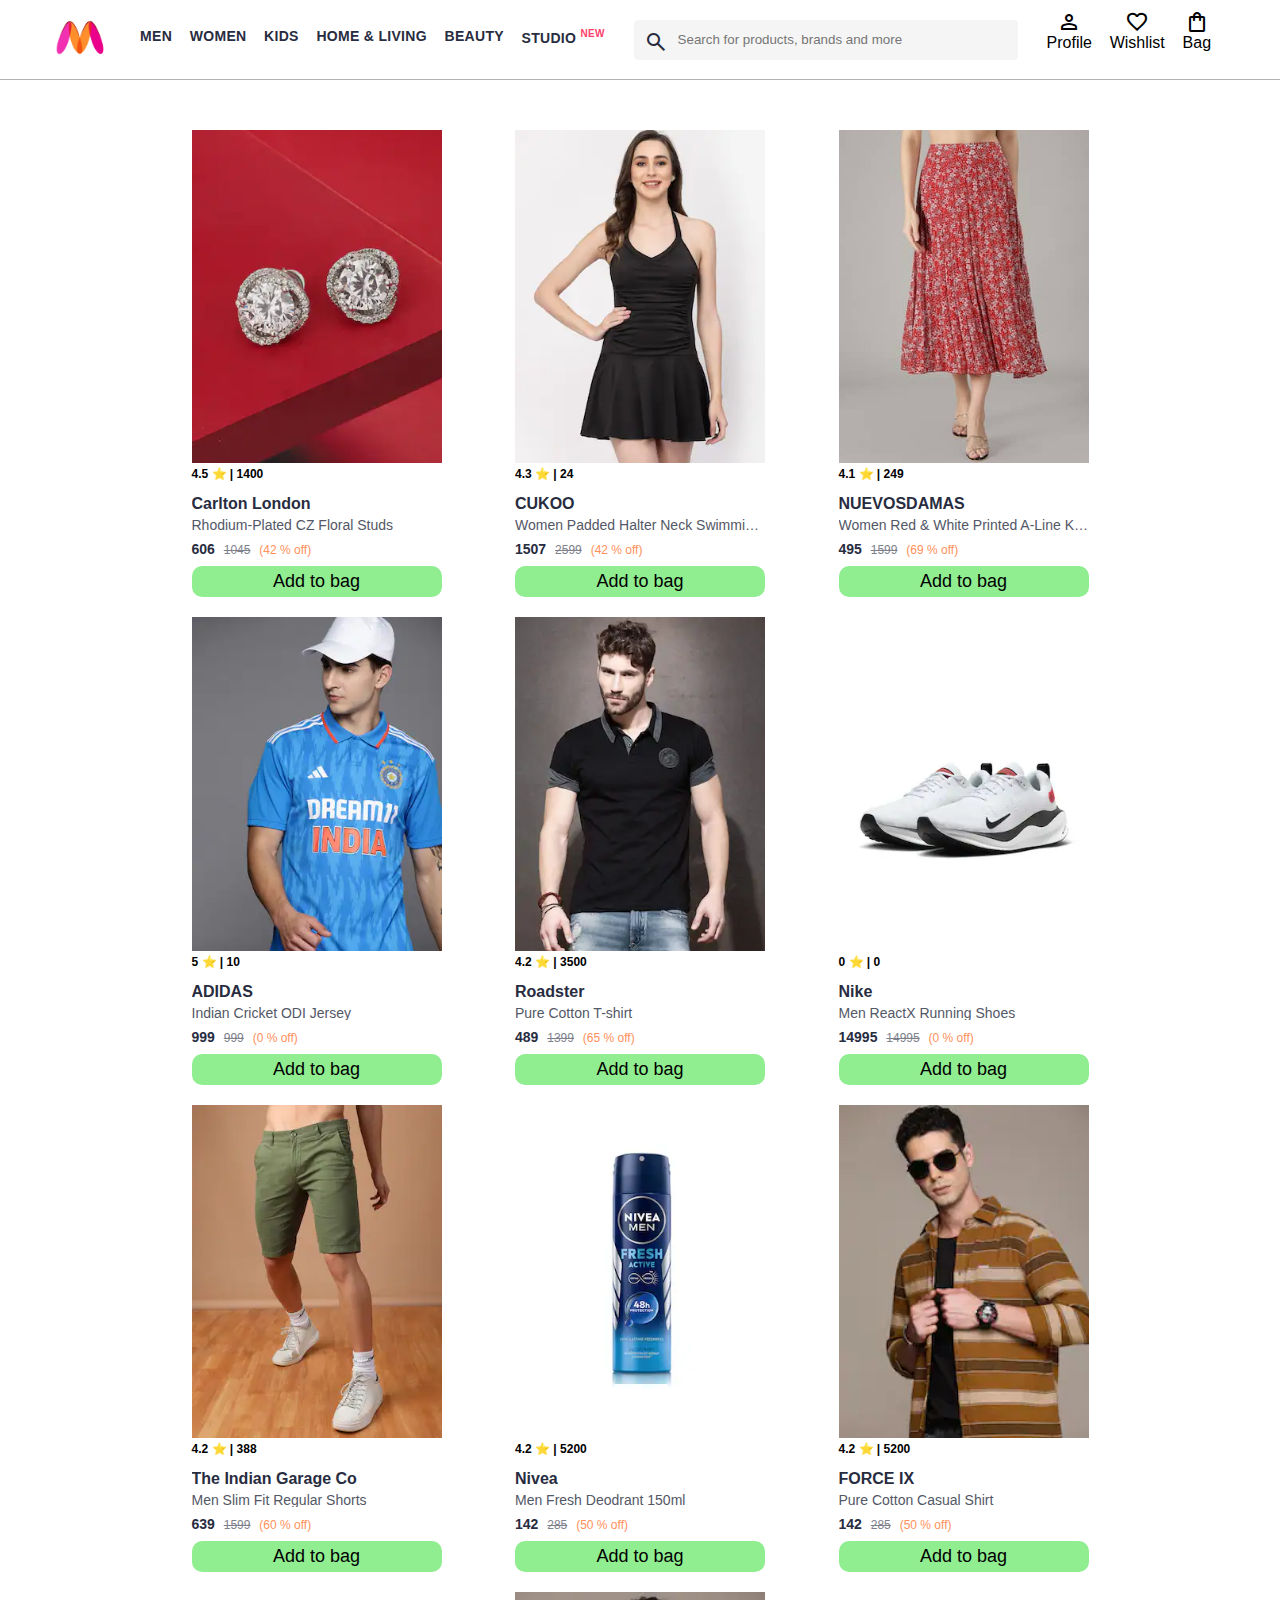
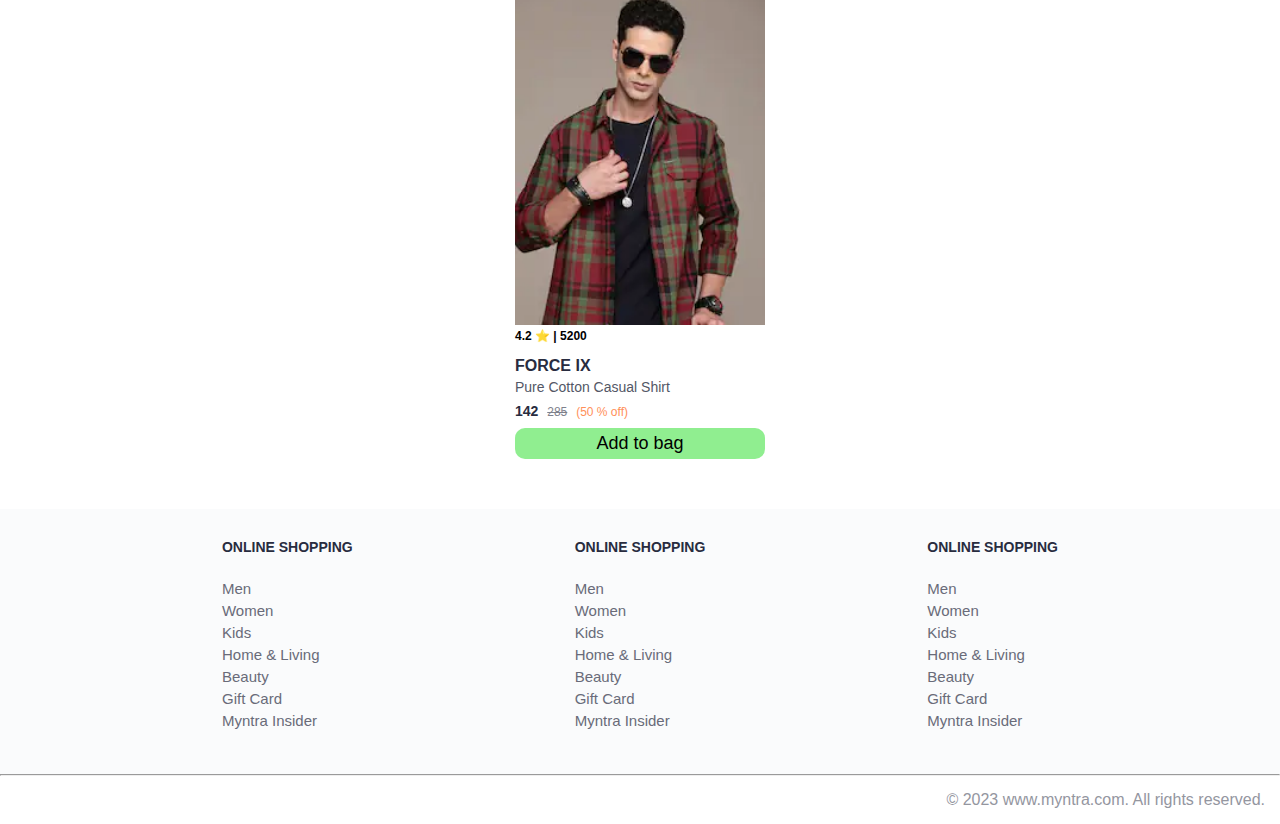
<file: Shopping_Cart_Page/index.html>
<!DOCTYPE html>
<html lang="en">
<head>
  <meta charset="UTF-8">
  <meta name="viewport" content="width=device-width, initial-scale=1.0">
  <title>Shopping Cart Page</title>
  <link rel="stylesheet" href="./css/style.css">
  <link rel="stylesheet" href="https://fonts.googleapis.com/css2?family=Material+Symbols+Outlined:opsz,wght,FILL,GRAD@20..48,100..700,0..1,-50..200" />
</head>
<body>
  <!-- header -->
  <header>
  <div class="logo_container">
    <a href="./index.html"><img class="myntra_home" src="images/myntra_logo.webp" alt="Myntra Home"></a>
</div>
<nav class="nav_bar">
    <a href="#">Men</a>
    <a href="#">Women</a>
    <a href="#">Kids</a>
    <a href="#">Home & Living</a>
    <a href="#">Beauty</a>
    <a href="#">Studio <sup>New</sup></a>
</nav>
<div class="search_bar">
    <span class="material-symbols-outlined search_icon">search</span>
    <input class="search_input" placeholder="Search for products, brands and more">
</div>
<div class="action_bar">
    <div class="action_container">
        <span class="material-symbols-outlined action_icon">person</span>
        <span class="action_name">Profile</span>
    </div>

    <div class="action_container">
        <span class="material-symbols-outlined action_icon">favorite</span>
        <span class="action_name">Wishlist</span>
    </div>

    <a class="action_container" href="pages/bag.html">
        <span class="material-symbols-outlined action_icon">shopping_bag</span>
        <span class="action_name">Bag</span>
        <span class="bag-items">0</span>
    </a>
</div>
</header>
<!-- main -->
<main>
  <div class="items-container">
    
  </div>
</main>
<!-- footer -->
<footer>
<div class="footer_container">
    <div class="footer_column">
        <h3>ONLINE SHOPPING</h3>

        <a href="#">Men</a>
        <a href="#">Women</a>
        <a href="#">Kids</a>
        <a href="#">Home & Living</a>
        <a href="#">Beauty</a>
        <a href="#">Gift Card</a>
        <a href="#">Myntra Insider</a>
    </div>

    <div class="footer_column">
        <h3>ONLINE SHOPPING</h3>

        <a href="#">Men</a>
        <a href="#">Women</a>
        <a href="#">Kids</a>
        <a href="#">Home & Living</a>
        <a href="#">Beauty</a>
        <a href="#">Gift Card</a>
        <a href="#">Myntra Insider</a>
    </div>

    <div class="footer_column">
        <h3>ONLINE SHOPPING</h3>

        <a href="#">Men</a>
        <a href="#">Women</a>
        <a href="#">Kids</a>
        <a href="#">Home & Living</a>
        <a href="#">Beauty</a>
        <a href="#">Gift Card</a>
        <a href="#">Myntra Insider</a>
    </div>
</div>
<hr>

<div class="copyright">
    © 2023 www.myntra.com. All rights reserved.
</div>
</footer>

<script src="data/items.js"></script>
<script src="js/index.js"></script>
</body>
</html>
</file>
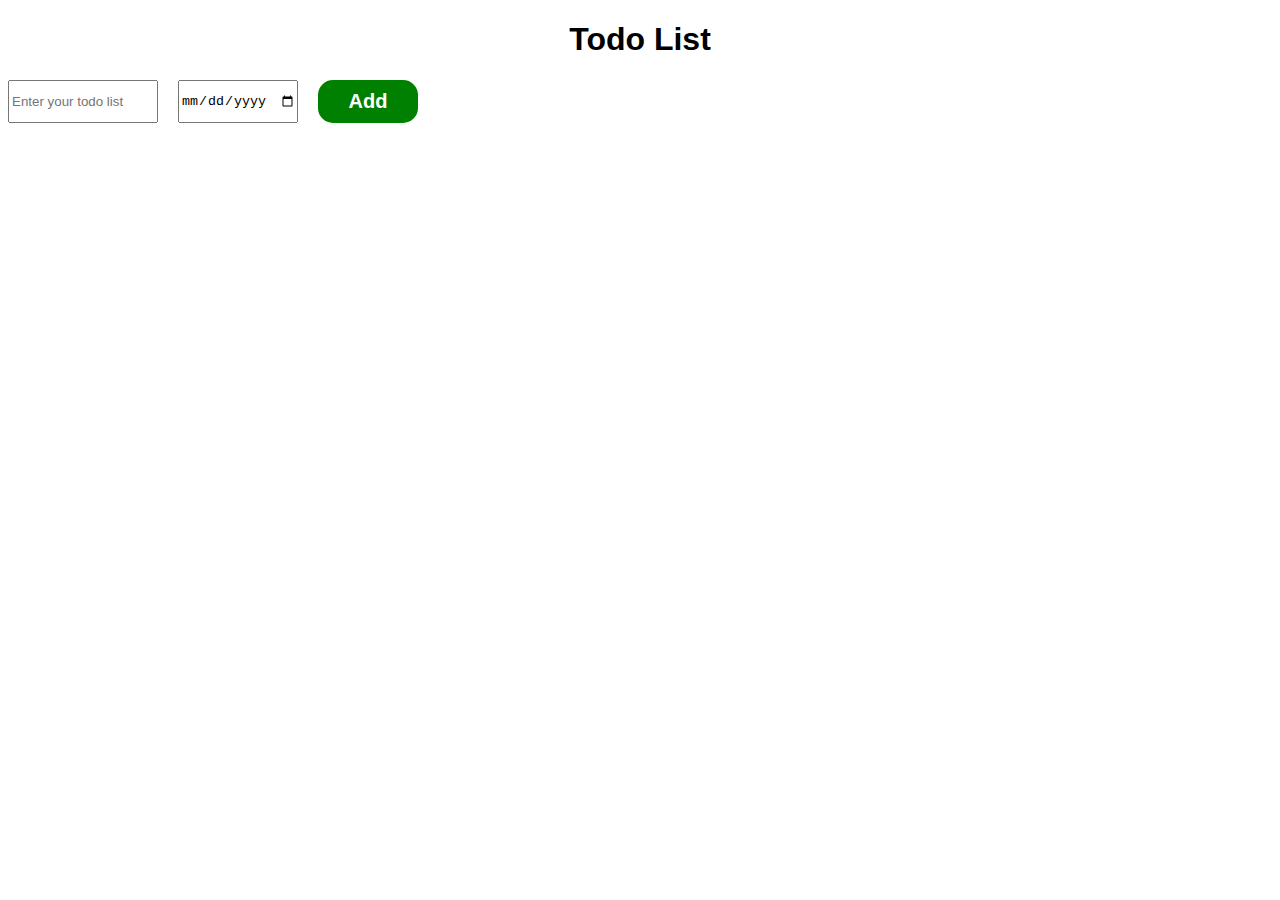
<file: Todo list/index.html>
<!DOCTYPE html>
<html lang="en">
<head>
  <meta charset="UTF-8">
  <meta name="viewport" content="width=device-width, initial-scale=1.0">
  <title>Todo List</title>
  <link rel="stylesheet" href="style.css">
</head>
<body>
  <h1>Todo List</h1>
  <div class="container grid-container">
    <input id="input" type="text" placeholder="Enter your todo list">
    <input type="date" id="date">
    <button class="addBtn" onclick="addTodo()">Add</button>
  </div>
  <div class="todo-container container grid-container"></div>
  <script src="./index.js"></script>
</body>
</html>
</file>
<file: Shopping_Cart_Page/css/style.css>
* {
  margin: 0;
  padding: 0;
  font-family: Assistant,-apple-system,BlinkMacSystemFont,Segoe UI,Roboto,Helvetica,Arial,sans-serif;
  box-sizing: border-box;
}
header {
  display: flex;
  background-color: #ffffff;
  height: 80px;
  justify-content: space-between;
  align-items: center;
  border-bottom: 1px solid #b6b1b1;
}
.myntra_home {
  height: 45px;
}
.logo_container {
  margin-left: 4%;
}
.action_bar {
  margin-right: 4%;
}
.nav_bar {
  display: flex;
  min-width: 500px;
  justify-content: space-evenly;
}
.nav_bar a {
  font-size: 14px;
  letter-spacing: .3px;
  color: #282c3f;
  font-weight: 700;
  text-transform: uppercase;
  text-decoration: none;
  padding: 28px 0;
  border-bottom: 5px solid #ffffff;
}
.nav_bar a:hover {
  border-bottom: 4px solid #f54e77;
}

.nav_bar a sup {
  color: #ff3f6c;
  font-size: 10px;
}

.search_bar {
  height: 40px;
  min-width: 200px;
  width: 30%;
  display: flex;
  align-items: center;
}
.search_icon {
  box-sizing: content-box;
  height: 20px;
  padding: 10px;

  background-color: #f5f5f6;
  color: #282c3f;
  font-weight: 300;
  border-radius: 4px 0 0 4px;
}
.search_input {
  color: #696e79;
  background-color: #f5f5f6;
  flex-grow: 1;
  height: 40px;
  border: 0;
  border-radius: 0 4px 4px 0;
}

.action_bar {
  display: flex;
  min-width: 200px;
  justify-content: space-evenly;
}

.action_container {
  display: flex;
  flex-direction: column;
  align-items: center;
}
.action_container {
  text-decoration: none;
}
a.action_container:link {
  color:black;
}
.bag-items {
  background-color: #f16565;
  white-space: nowrap;
  text-align: center;
  line-height: 18px;
  padding: 0 6px;
  height: 18px;
  position: relative;
  border-radius: 50%;
  font-size: 12px;
  color: #fff;
  left: 13px;
  top: -44px;
  font-weight: 700;
  cursor: pointer;
}

/* Main section */
.banner_container {
  margin: 40px 0;
}
.banner_image {
  width: 100%;
}

.category_heading {
  text-transform: uppercase;
  color: #3e4152;
  letter-spacing: .15em;
  font-size: 1.8em;
  margin: 50px 0 10px 30px;
  max-height: 5em;
  font-weight: 700;
}

.category-items, .items-container{
  width: 70%;
  margin: 50px 10%;
  display: flex;
  flex-wrap: wrap;
  justify-content: space-evenly;
}

.sale_item {
  width: 250px;
}


/* product card */
.items-container{
  width: 80%;
  margin: 40px 10%;
}
.item-container{
  width: 250px;
  margin: 10px;
}
.item-img{
  width: 100%;
}
.rating{
  font-size: 12px;
    font-weight: 700;
}
.company-name{
    margin-top: 15px;
    font-size: 16px;
    font-weight: 700;
    line-height: 1;
    color: #282c3f;
    margin-bottom: 6px;
    overflow: hidden;
    text-overflow: ellipsis;
    white-space: nowrap;
}
.item-name{
    color: #535766;
    font-size: 14px;
    line-height: 1;
    margin-bottom: 0;
    margin-top: 0;
    overflow: hidden;
    text-overflow: ellipsis;
    white-space: nowrap;
    font-weight: 400;
    display: block;
}
.price {
  margin-top: 10px;
  font-size: 14px;
  line-height: 15px;
  color: #282c3f;
  white-space: nowrap;
}
.current-price {
  font-size: 14px;
  font-weight: 700;
  color: #282c3f;
}
.original-price {
  text-decoration: line-through;
  color: #7e818c;
  font-weight: 400;
  margin-left: 5px;
  font-size: 12px;
}
.discount {
  color: #ff905a;
  font-weight: 400;
  font-size: 12px;
  margin-left: 5px;
}
.btn-add-bag {
  margin-top: 8px;
  font-size: 18px;
  width: 100%;
  background-color: lightgreen;
  border: none;
  padding: 5px 15px;
  border-radius: 10px;
  cursor: pointer;
}


/* footer */
.footer_container {
  padding: 30px 0px 40px 0px;
  background: #FAFBFC;
  display: flex;
  justify-content: space-evenly;
}

.footer_column {
  display: flex;
  flex-direction: column;
}

.footer_column h3 {
  color: #282c3f;
  font-size: 14px;
  margin-bottom: 25px;
}

.footer_column a {
  color: #696b79;
  font-size: 15px;
  text-decoration: none;
  padding-bottom: 5px;
}

.copyright {
  color: #94969f;
  text-align: end;
  padding: 15px;
}
</file>
<file: Todo list/style.css>
body{
  font-family: Arial, Helvetica, sans-serif;
}
h1{
  text-align: center;
}
.container{
  width: 1500px;
  margin: 0 auto;
}

.grid-container{
  display: grid;
  grid-template-columns: 150px 120px 100px;
  gap: 20px;
  margin-top: 20px;
}
.addBtn{
  background-color: green;
  border: none;
  padding: 10px 15px;
  font-size: 20px;
  font-weight: bold;
  border-radius: 15px;
  color: white;
}
</file>
